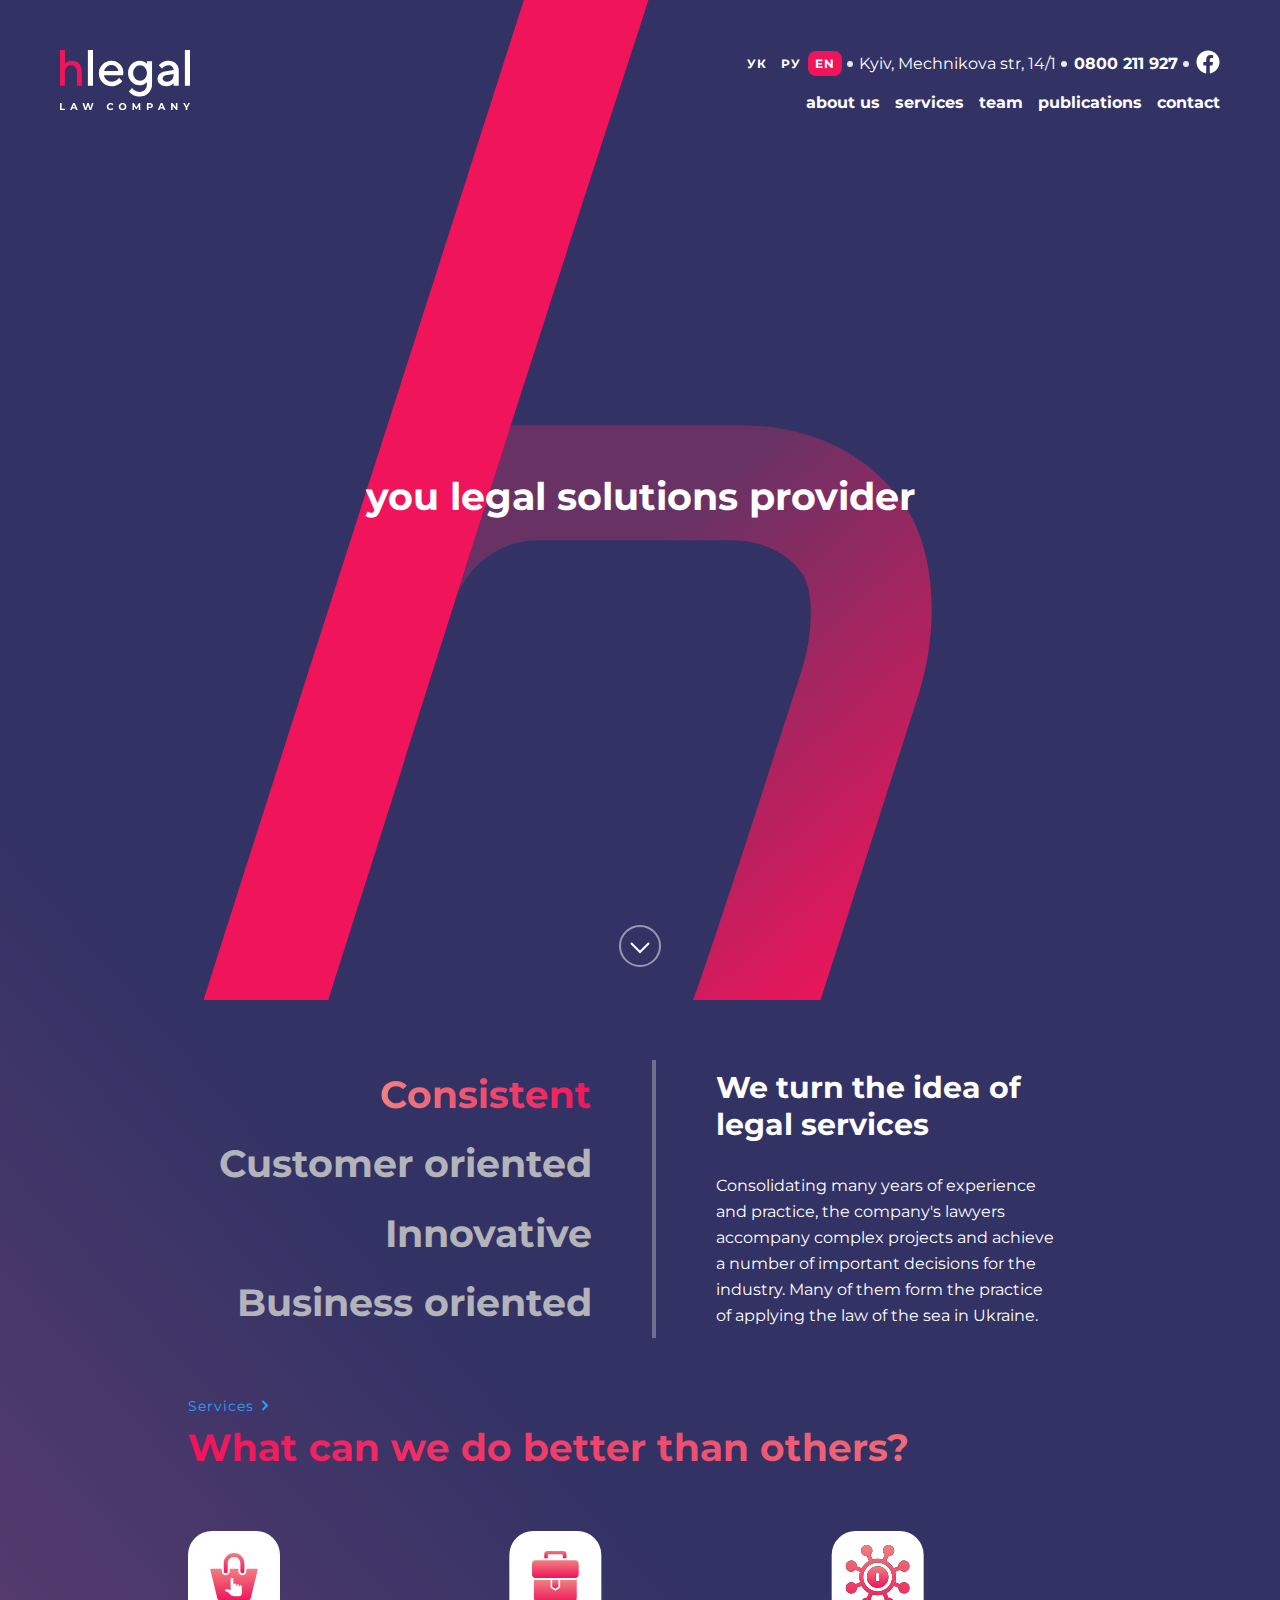
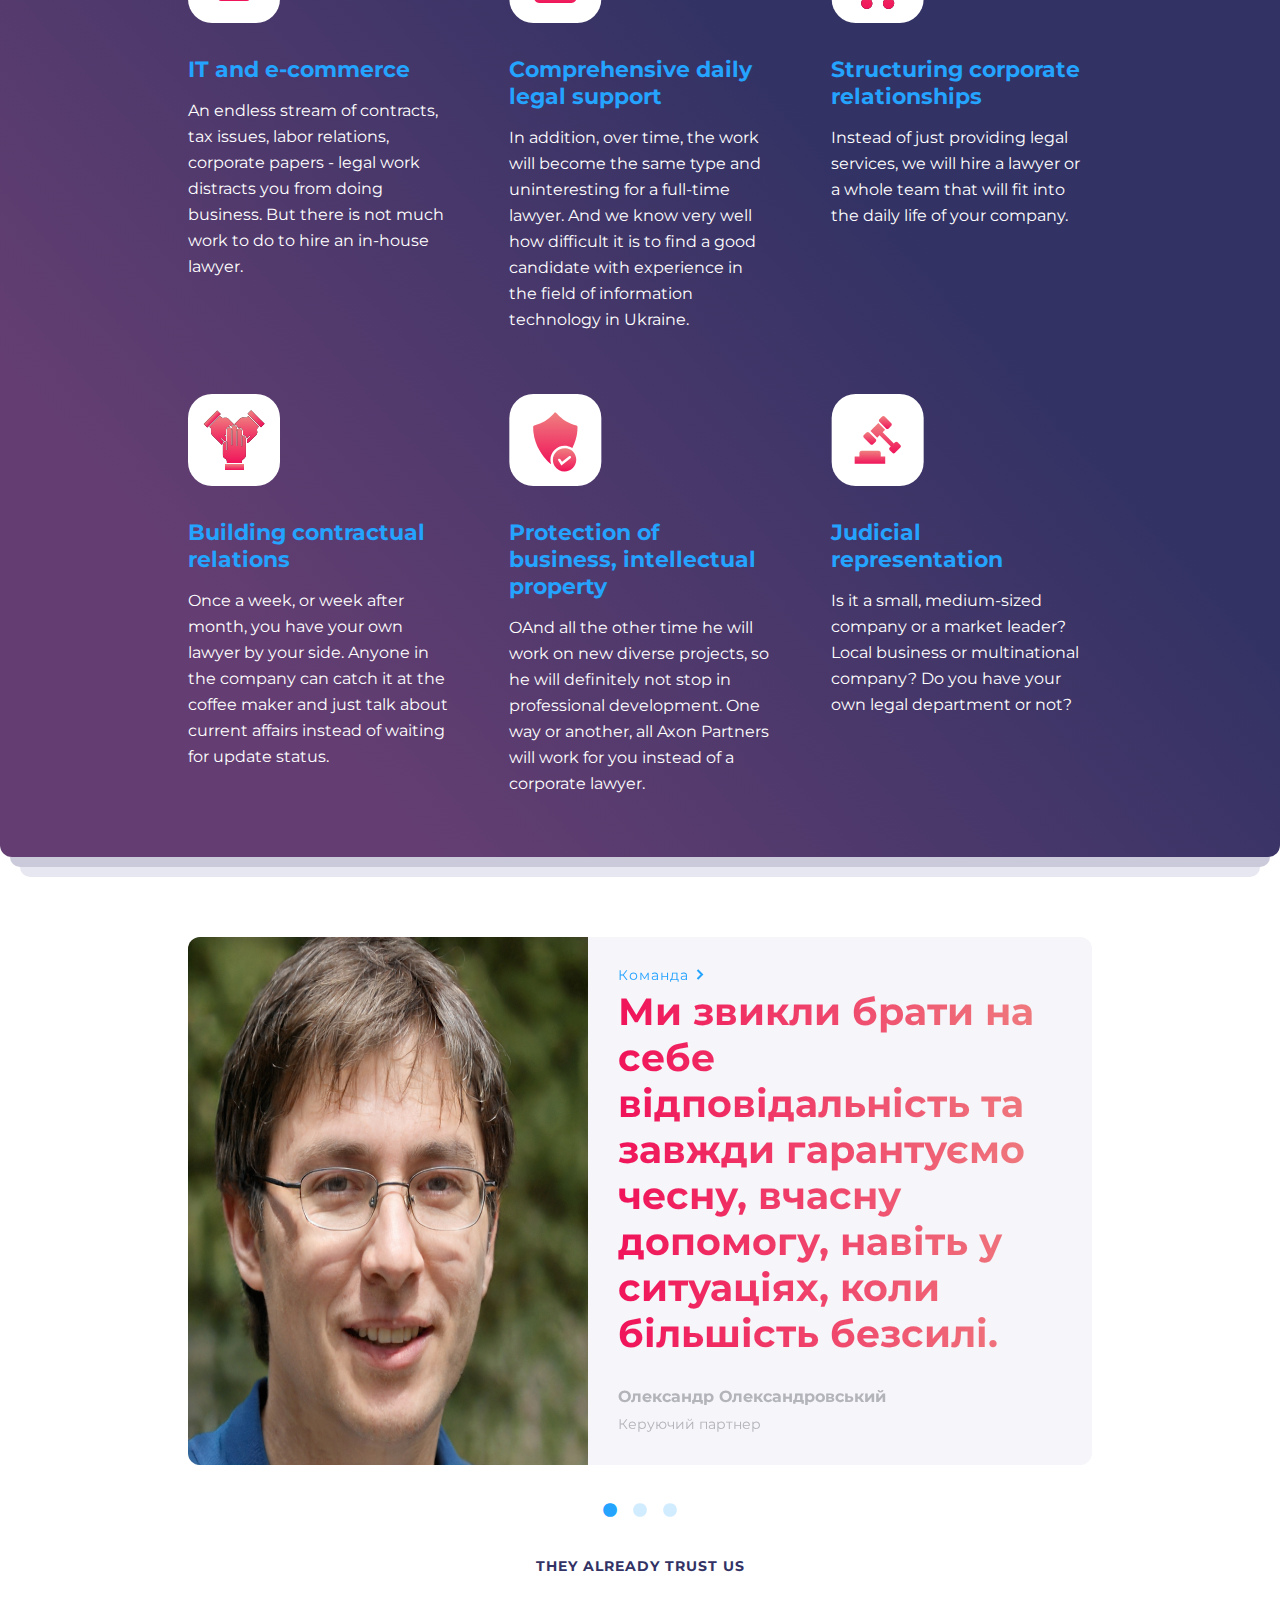
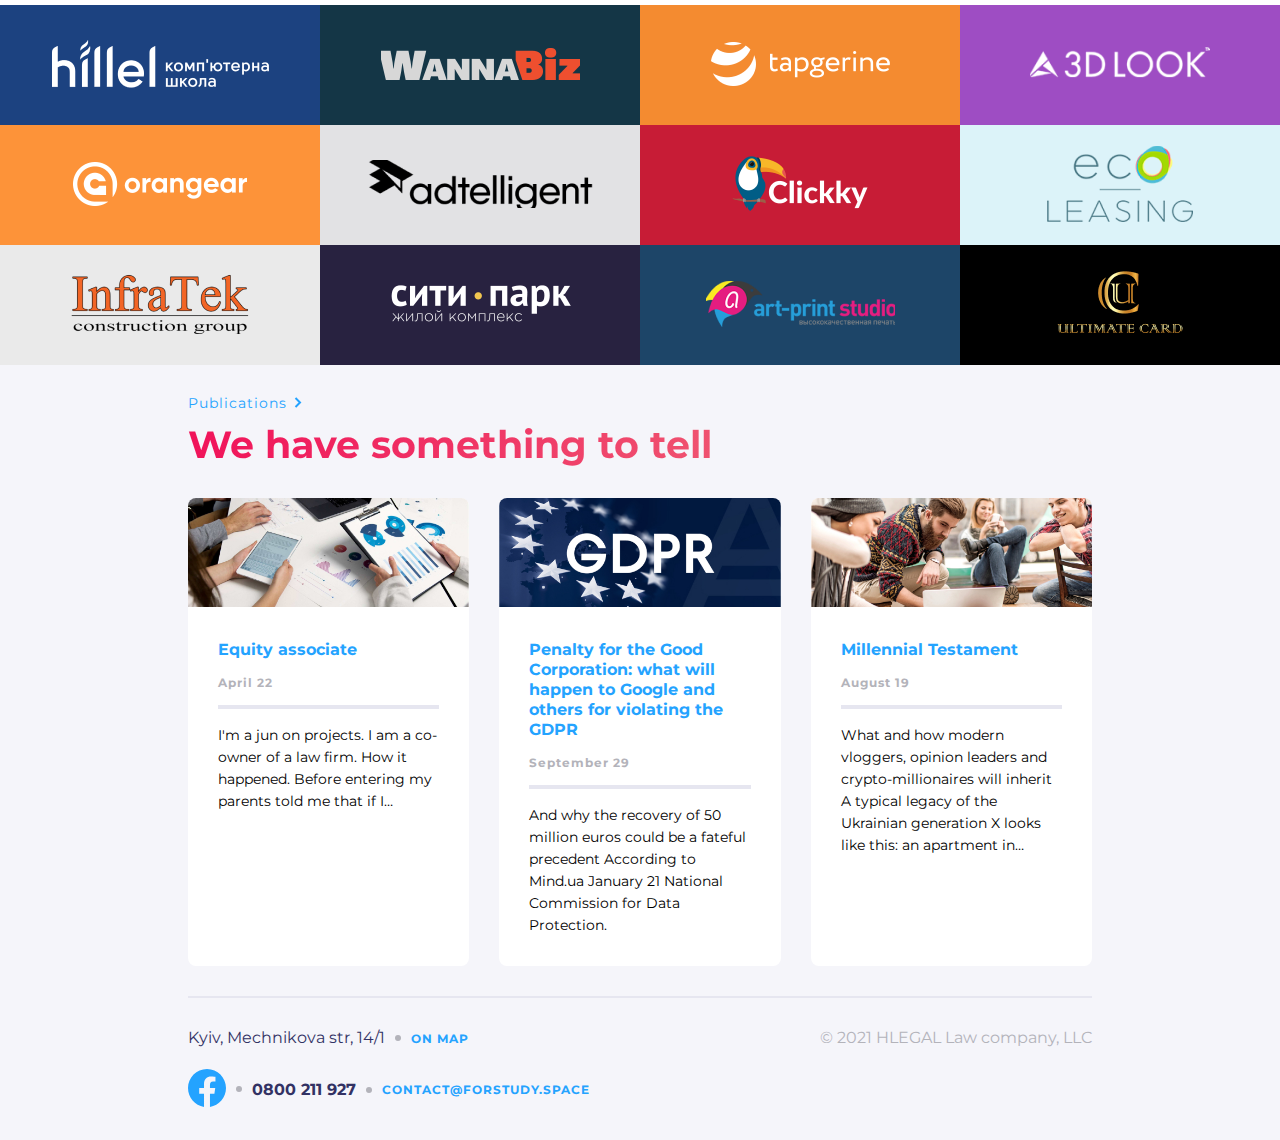
<file: index.html>
<!DOCTYPE html>
<html lang="en">
<head>
    <meta charset="UTF-8">
    <meta http-equiv="X-UA-Compatible" content="IE=edge">
    <meta name="viewport" content="width=device-width, initial-scale=1.0">
    <link rel="stylesheet" href="css/reset.css">
    <link rel="stylesheet" href="css/style.css">
    <link rel="preconnect" href="https://fonts.googleapis.com">
    <link rel="preconnect" href="https://fonts.gstatic.com" crossorigin>
    <link href="https://fonts.googleapis.com/css2?family=Montserrat:wght@400;700&display=swap" rel="stylesheet">
    <link rel="stylesheet" href="assets/slick/slick.css">
    <link rel="stylesheet" href="assets/slick/slick-theme.css">
    <title>hlegal</title>
</head>
<body>
    <div class="wraper">
        <header class="header">
            <div class="header__container">
                <div class="header__wrap">
                    <div class="header__logo">
                        <a href="index.html" class="header__logo__link">
                            <img class="header__icon" src="images/svg/Logo 2.svg" alt="logo">
                        </a>
                        <div class="button">
                            <button class="header__btn">
                                <svg width="32" height="33" viewBox="0 0 32 33" fill="none" xmlns="http://www.w3.org/2000/svg">
                                    <path d="M7 10.5H25" stroke="white" stroke-width="2"/>
                                    <path d="M7 16.5H25" stroke="white" stroke-width="2"/>
                                    <path d="M7 22.5H25" stroke="white" stroke-width="2"/>
                                </svg>
                            </button>
                        </div> 
                    </div>
                    <div class="header__contact">
                        <div class="contact__lang">
                            <a href="*" class="contact__lang__link btn">УК</a>
                            <a href="*" class="contact__lang__link btn">РУ</a>
                            <a href="*" class="contact__lang__link btn active">EN</a>
                        </div>     
                        <div class="contact__menu">   
                            <span class="contact__address">
                                Kyiv, Mechnikova str, 14/1
                            </span>
                            <span class="contact__phone">
                                0800 211 927
                            </span>
                            <a href="*" class="contact__facebook">
                                <svg class="facebook" width="24" height="25" viewBox="0 0 24 25" fill="none" xmlns="http://www.w3.org/2000/svg">
                                    <path d="M24 12.5733C24 5.90541 18.6274 0.5 12 0.5C5.37258 0.5 0 5.90541 0 12.5733C0 18.5995 4.38823 23.5943 10.125 24.5V16.0633H7.07813V12.5733H10.125V9.91343C10.125 6.88755 11.9165 5.21615 14.6576 5.21615C15.9705 5.21615 17.3438 5.45195 17.3438 5.45195V8.42313H15.8306C14.3399 8.42313 13.875 9.35379 13.875 10.3086V12.5733H17.2031L16.6711 16.0633H13.875V24.5C19.6118 23.5943 24 18.5995 24 12.5733Z"/>
                                </svg>
                            </a>
                        </div>
                    </div>    
                    <div class="menu">
                        <div class="menu__wrap">
                            <button class="menu__close">
                                <svg width="32" height="32" viewBox="0 0 32 32" fill="none" xmlns="http://www.w3.org/2000/svg">
                                    <path d="M7 7L25 25" stroke="#EC6F5D" stroke-width="2"/>
                                    <path d="M25 7L7 25" stroke="#EC6F5D" stroke-width="2"/>
                                </svg>
                            </button>
                        </div>
                        <nav class="header__nav-menu">
                            <ul class="menu__list">
                                <li class="menu__item">
                                    <a href="about.html" class="menu__link link">about us</a>
                                </li>
                                <li class="menu__item">
                                    <a href="services.html" class="menu__link link">services</a>
                                </li>
                                <li class="menu__item">
                                    <a href="*" class="menu__link link">team</a>
                                </li>
                                <li class="menu__item">
                                    <a href="*" class="menu__link link">publications</a>
                                </li>
                                <li class="menu__item">
                                    <a href="*" class="menu__link link">contact</a>
                                </li>
                            </ul>
                        </nav>   
                    </div>
                </div>
            </div>
        </header>
        <div class="screen">
            <div class="screen__container">
                <h1 class="screen__title text">you legal solutions provider</h1>
                <a href="#customer" class="screen__btn">
                    <svg class="screen__scroll" width="42" height="42" viewBox="0 0 42 42" fill="none" xmlns="http://www.w3.org/2000/svg">
                        <circle opacity="0.5" cx="21" cy="21" r="20" stroke-width="2"/>
                        <path d="M12 18L21 27L30 18" stroke-width="2"/>
                    </svg>
                </a>
            </div>
       </div>
       <section id="customer" class="customer-oriented">
           <div class="customer-oriented__container">
               <div class="customer-oriented__wrap">
                    <ul class="customer-oriented__list">
                        <li class="customer-oriented__item">
                            <a href="*" class="customer-oriented__link text-hero">Consistent</a>
                        </li>
                        <li class="customer-oriented__item">
                            <a href="*" class="customer-oriented__link text">Customer oriented</a>
                        </li>
                        <li class="customer-oriented__item">
                            <a href="*" class="customer-oriented__link text">Innovative</a>
                        </li>
                        <li class="customer-oriented__item">
                            <a href="*" class="customer-oriented__link text">Business oriented</a>
                        </li>
                    </ul>
                    <div class="customer-oriented__description">
                        <h2 class="customer-oriented__title">We turn the idea of legal services</h2>
                        <p class="customer-oriented__text">
                            Consolidating many years of experience and practice, the company's lawyers accompany complex projects and achieve a number of important decisions for the industry. Many of them form the practice of applying the law of the sea in Ukraine.
                        </p>
                    </div>
               </div>
           </div>
       </section>
       <section class="services">
           <div class="container">
                <div class="services__wrap">
                    <div class="services__wrap-link">
                        <a href="services.html" class="services__link link-section">Services
                            <svg class="arrow" width="12" height="12" viewBox="0 0 12 12" fill="none" xmlns="http://www.w3.org/2000/svg">
                                <path d="M3.5 2L8 6.5L3.5 11" stroke-width="2"/>
                            </svg>
                        </a> 
                    </div>  
                    <h1 class="services__title title">
                        What can we do better than others?
                    </h1>
                    <div class="services__card">
                        <div class="services__card__wrap">
                            <a href="*" class="services__card__link">
                                <img class="card__icon" src="images/svg/Icon.svg" alt="icon">
                                <h3 class="services__card__title">
                                    IT and e-commerce
                                </h3>
                                <p class="services__card__description">
                                    An endless stream of contracts, tax issues, labor relations, corporate papers - legal work distracts you from doing business. But there is not much work to do to hire an in-house lawyer.
                                </p>
                            </a>
                        </div>
                        <div class="services__card__wrap">
                            <a href="*" class="services__card__link">
                                <img class="card__icon" src="images/svg/Icon2.svg" alt="icon">
                                <h3 class="services__card__title">
                                    Comprehensive daily legal support
                                </h3>
                                <p class="services__card__description">
                                    In addition, over time, the work will become the same type and uninteresting for a full-time lawyer. And we know very well how difficult it is to find a good candidate with experience in the field of information technology in Ukraine.
                                </p>
                            </a>
                        </div>
                        <div class="services__card__wrap">
                            <a href="*" class="services__card__link">
                                <img class="card__icon" src="images/svg/Icon3.svg" alt="icon">
                                <h3 class="services__card__title">
                                    Structuring corporate relationships
                                </h3>
                                <p class="services__card__description">
                                    Instead of just providing legal services, we will hire a lawyer or a whole team that will fit into the daily life of your company.
                                </p>
                            </a>
                        </div>
                        <div class="services__card__wrap">
                            <a href="*" class="services__card__link">
                                <img class="card__icon" src="images/svg/Icon4.svg" alt="icon">
                                <h3 class="services__card__title">
                                    Building contractual relations
                                </h3>
                                <p class="services__card__description">
                                    Once a week, or week after month, you have your own lawyer by your side. Anyone in the company can catch it at the coffee maker and just talk about current affairs instead of waiting for update status.
                                </p>
                            </a>
                        </div>
                        <div class="services__card__wrap">
                            <a href="*" class="services__card__link">
                                <img class="card__icon" src="images/svg/Icon5.svg" alt="icon">
                                <h3 class="services__card__title">
                                    Protection of business, intellectual property
                                </h3>
                                <p class="services__card__description">
                                    OAnd all the other time he will work on new diverse projects, so he will definitely not stop in professional development. One way or another, all Axon Partners will work for you instead of a corporate lawyer.
                                </p>
                            </a>
                        </div>
                        <div class="services__card__wrap">
                            <a href="*" class="services__card__link">
                                <img class="card__icon" src="images/svg/Icon6.svg" alt="icon">
                                <h3 class="services__card__title">
                                    Judicial representation
                                </h3>
                                <p class="services__card__description">
                                    Is it a small, medium-sized company or a market leader? Local business or multinational company? Do you have your own legal department or not?
                                </p>
                            </a>
                        </div>
                    </div>
                </div>
           </div>
       </section>
    </div>
    <section class="slider">
        <div class="container">
            <div class="slider__slick">
                <div class="slider__item item-1">
                    <div class="slider__block">
                        <div class="slider__img-block">
                            <img class="slider__icon" src="images/jpg/image.jpg" alt="icon">
                        </div>
                        <div class="slider__description-block">
                            <div class="services__wrap-link">
                                <a href="*" class="services__link link-section">Команда
                                    <svg class="arrow" width="12" height="12" viewBox="0 0 12 12" fill="none" xmlns="http://www.w3.org/2000/svg">
                                        <path d="M3.5 2L8 6.5L3.5 11" stroke-width="2"/>
                                    </svg>
                                </a>
                            </div>    
                            <h1 class="slider__title title">
                                Ми звикли брати на себе відповідальність та завжди гарантуємо чесну, вчасну допомогу, навіть у ситуаціях, коли більшість безсилі.
                            </h1>
                            <h5 class="slider__name">Олександр Олександровський</h5>
                            <span class="slider__position span">Керуючий партнер</span>
                        </div>
                    </div>
                </div>
                <div class="slider__item item-2">
                    <div class="slider__block">
                        <div class="slider__img-block">
                            <img class="slider__icon" src="images/jpg/image.jpg" alt="icon">
                        </div>
                        <div class="slider__description-block">
                            <div class="services__wrap-link">
                                <a href="*" class="services__link link-section">Команда
                                    <svg class="arrow" width="12" height="12" viewBox="0 0 12 12" fill="none" xmlns="http://www.w3.org/2000/svg">
                                        <path d="M3.5 2L8 6.5L3.5 11" stroke-width="2"/>
                                    </svg>
                                </a>
                            </div> 
                            <h1 class="slider__title title">
                                Ми звикли брати на себе відповідальність та завжди гарантуємо чесну, вчасну допомогу, навіть у ситуаціях, коли більшість безсилі.
                            </h1>
                            <h5 class="slider__name">Олександр Олександровський<h5>
                            <span class="slider__position span">Керуючий партнер</span>
                        </div>
                    </div>
                </div>
                <div class="slider__item item-3">
                    <div class="slider__block">
                        <div class="slider__img-block">
                            <img class="slider__icon" src="images/jpg/image.jpg" alt="icon">
                        </div>
                        <div class="slider__description-block">
                            <div class="services__wrap-link">
                                <a href="*" class="services__link link-section">Команда
                                    <svg class="arrow" width="12" height="12" viewBox="0 0 12 12" fill="none" xmlns="http://www.w3.org/2000/svg">
                                        <path d="M3.5 2L8 6.5L3.5 11" stroke-width="2"/>
                                    </svg>
                                </a>
                            </div> 
                            <h1 class="slider__title title">
                                Ми звикли брати на себе відповідальність та завжди гарантуємо чесну, вчасну допомогу, навіть у ситуаціях, коли більшість безсилі.
                            </h1>
                            <h5 class="slider__name">Олександр Олександровський</h5>
                            <span class="slider__position span">Керуючий партнер</span>
                        </div>
                    </div>
                </div>
            </div>
        </div>
    </section>
    <section class="companies">
        <div class="companies__container">
            <div class="companies__wrap">
                <h4 class="companies__title">
                    They already trust us
                </h4>
                <div class="companies__cards">
                    <div class="companies__item companies__item-hillel">
                        <a href="https://odessa.ithillel.ua" class="companies__cards__link">
                            <img class="companies__cards__logo-hillel" src="images/png/hillel.png" alt="logo">
                        </a>
                    </div>
                    <div class="companies__item companies__item-wanna">
                        <a href="*" class="companies__cards__link">
                            <img class="companies__cards__logo-wanna" src="images/png/wanna.biz.png" alt="logo">
                        </a>
                    </div>
                    <div class="companies__item companies__item-tapgerine">
                        <a href="*" class="companies__cards__link">
                            <img class="companies__cards__logo-tapgerine" src="images/png/tapgerine.png" alt="logo">
                        </a>
                    </div>
                    <div class="companies__item companies__item-3dlook">
                        <a href="*" class="companies__cards__link">
                            <img class="companies__cards__logo-3dlook" src="images/png/3dlook.png" alt="logo">
                        </a>
                    </div>
                    <div class="companies__item companies__item-orangear">
                        <a href="*" class="companies__cards__link">
                            <img class="companies__cards__logo-orangear" src="images/png/orangear.png" alt="logo">
                        </a>
                    </div>
                    <div class="companies__item companies__item-adtelligent">
                        <a href="*" class="companies__cards__link">
                            <img class="companies__cards__logo-adtelligent" src="images/png/adtelligent.png" alt="logo">
                        </a>
                    </div>
                    <div class="companies__item companies__item-clickky">
                        <a href="*" class="companies__cards__link">
                            <img class="companies__cards__logo-clickky" src="images/png/clickky.png" alt="logo">
                        </a>
                    </div>
                    <div class="companies__item companies__item-ecoleasing">
                        <a href="*" class="companies__cards__link">
                            <img class="companies__cards__logo-ecoleasing" src="images/png/ecoleasing.png" alt="logo">
                        </a>
                    </div>
                    <div class="companies__item companies__item-infatek">
                        <a href="*" class="companies__cards__link">
                            <img class="companies__cards__logo-infatek" src="images/png/infatek.png" alt="logo">
                        </a>
                    </div>
                    <div class="companies__item companies__item-sity">
                        <a href="*" class="companies__cards__link">
                            <img class="companies__cards__logo-sity" src="images/png/sity.png" alt="logo">
                        </a>
                    </div> 
                    <div class="companies__item companies__item-art">
                        <a href="*" class="companies__cards__link">
                            <img class="companies__cards__logo-art" src="images/png/art.png" alt="logo">
                        </a>
                    </div>
                    <div class="companies__item companies__item-ultimate">
                        <a href="*" class="companies__cards__link">
                            <img class="companies__cards__logo-ultimate" src="images/png/ultimate.png" alt="logo">
                        </a>
                    </div>
                </div>                   
            </div>
        </div>    
    </section>
    <section class="publication">
        <div class="publication__container">
            <div class="publication__wrap">
                <div class="services__wrap-link">
                    <a href="*" class="services__link link-section">Publications
                        <svg class="arrow" width="12" height="12" viewBox="0 0 12 12" fill="none" xmlns="http://www.w3.org/2000/svg">
                            <path d="M3.5 2L8 6.5L3.5 11" stroke-width="2"/>
                        </svg>
                    </a>
                </div>
                <h1 class="publication__title title">
                    We have something to tell
                </h1>
                <div class="publication__card">
                    <div class="publication__card__wrap">
                        <div class="publication__icon__wrap">
                            <img class="publication__icon" src="images/jpg/Cover.jpg" alt="icon">
                        </div>
                        <div class="publication__description">
                            <h5 class="publication__description__title">
                                Equity associate
                            </h5>
                            <p class="publication__description__text text-about">
                                April 22
                            </p>
                            <p class="publication__description__span span">
                                I'm a jun on projects. I am a co-owner of a law firm. How it happened. Before entering my parents told me that if I…
                            </p>
                        </div>
                    </div>
                    <div class="publication__card__wrap">
                        <div class="publication__icon__wrap">
                            <img class="publication__icon" src="images/jpg/Cover2.jpg" alt="icon">
                        </div>
                        <div class="publication__description">
                            <h5 class="publication__description__title">
                                Penalty for the Good Corporation: what will happen to Google and others for violating the GDPR
                            </h5>
                            <p class="publication__description__text text-about">
                                September 29
                            </p>
                            <p class="publication__description__span span">
                                And why the recovery of 50 million euros could be a fateful precedent According to Mind.ua January 21 National Commission for Data Protection.
                            </p>
                        </div>
                    </div>
                    <div class="publication__card__wrap">
                        <div class="publication__icon__wrap">
                            <img class="publication__icon" src="images/jpg/Cover3.jpg" alt="icon">
                        </div>
                        <div class="publication__description">
                            <h5 class="publication__description__title">
                                Millennial Testament
                            </h5>
                            <p class="publication__description__text text-about">
                                August 19
                            </p>
                            <p class="publication__description__span span">
                                What and how modern vloggers, opinion leaders and crypto-millionaires will inherit A typical legacy of the Ukrainian generation X looks like this: an apartment in…
                            </p>
                        </div>
                    </div>
                </div>
            </div>
            <footer class="footer">
                <div class="footer__rect">
                    <div class="footer__wrap">
                        <div class="footer__contact">
                            <div class="contact__address-map">
                                <span class="contact-address contact__address">
                                    Kyiv, Mechnikova str, 14/1
                                </span>
                                <a href="https://goo.gl/maps/fJXoG4zRC4FeN58h7" class="contact-map__link">On map</a>
                            </div>
                        </div>
                        <div class="footer__copyright">
                            <span class="copyright">
                                © 2021 HLEGAL Law company, LLC
                            </span>
                        </div>
                    </div>
                    <div class="contact__socials">
                        <a href="*" class="contact__link">
                            <svg class="fb" width="38" height="38" viewBox="0 0 38 38" fill="none" xmlns="http://www.w3.org/2000/svg">
                                <path d="M38 19.1161C38 8.55857 29.4934 0 19 0C8.50658 0 0 8.55857 0 19.1161C0 28.6575 6.94803 36.5659 16.0312 38V24.6419H11.207V19.1161H16.0312V14.9046C16.0312 10.1136 18.8678 7.46723 23.2078 7.46723C25.2866 7.46723 27.4609 7.84059 27.4609 7.84059V12.545H25.0651C22.7048 12.545 21.9688 14.0185 21.9688 15.5302V19.1161H27.2383L26.3959 24.6419H21.9688V38C31.052 36.5659 38 28.6575 38 19.1161Z"/>
                            </svg>
                        </a>
                        <span class="contact__phone contact-phone">
                            0800 211 927
                        </span>
                        <a href="*" class="contact-map__link">contact@forstudy.space</a>
                    </div> 
                </div>
            </footer>
        </div>
    </section>
    <script>
        const button = document.querySelector('.button');
        const menu = document.querySelector('.menu');
        const close = document.querySelector('.menu__close')

        button.addEventListener('click', () => { 
            menu.classList.toggle('menu--open');
        });

        close.addEventListener('click' , () => {
            menu.classList.remove('menu--open');
        })
    </script>
    <script src="js/jquery-3.6.0.min.js"></script>
    <script src="assets/slick/slick.js"></script>
    <script src="js/script.js"></script>
</html>
</file>
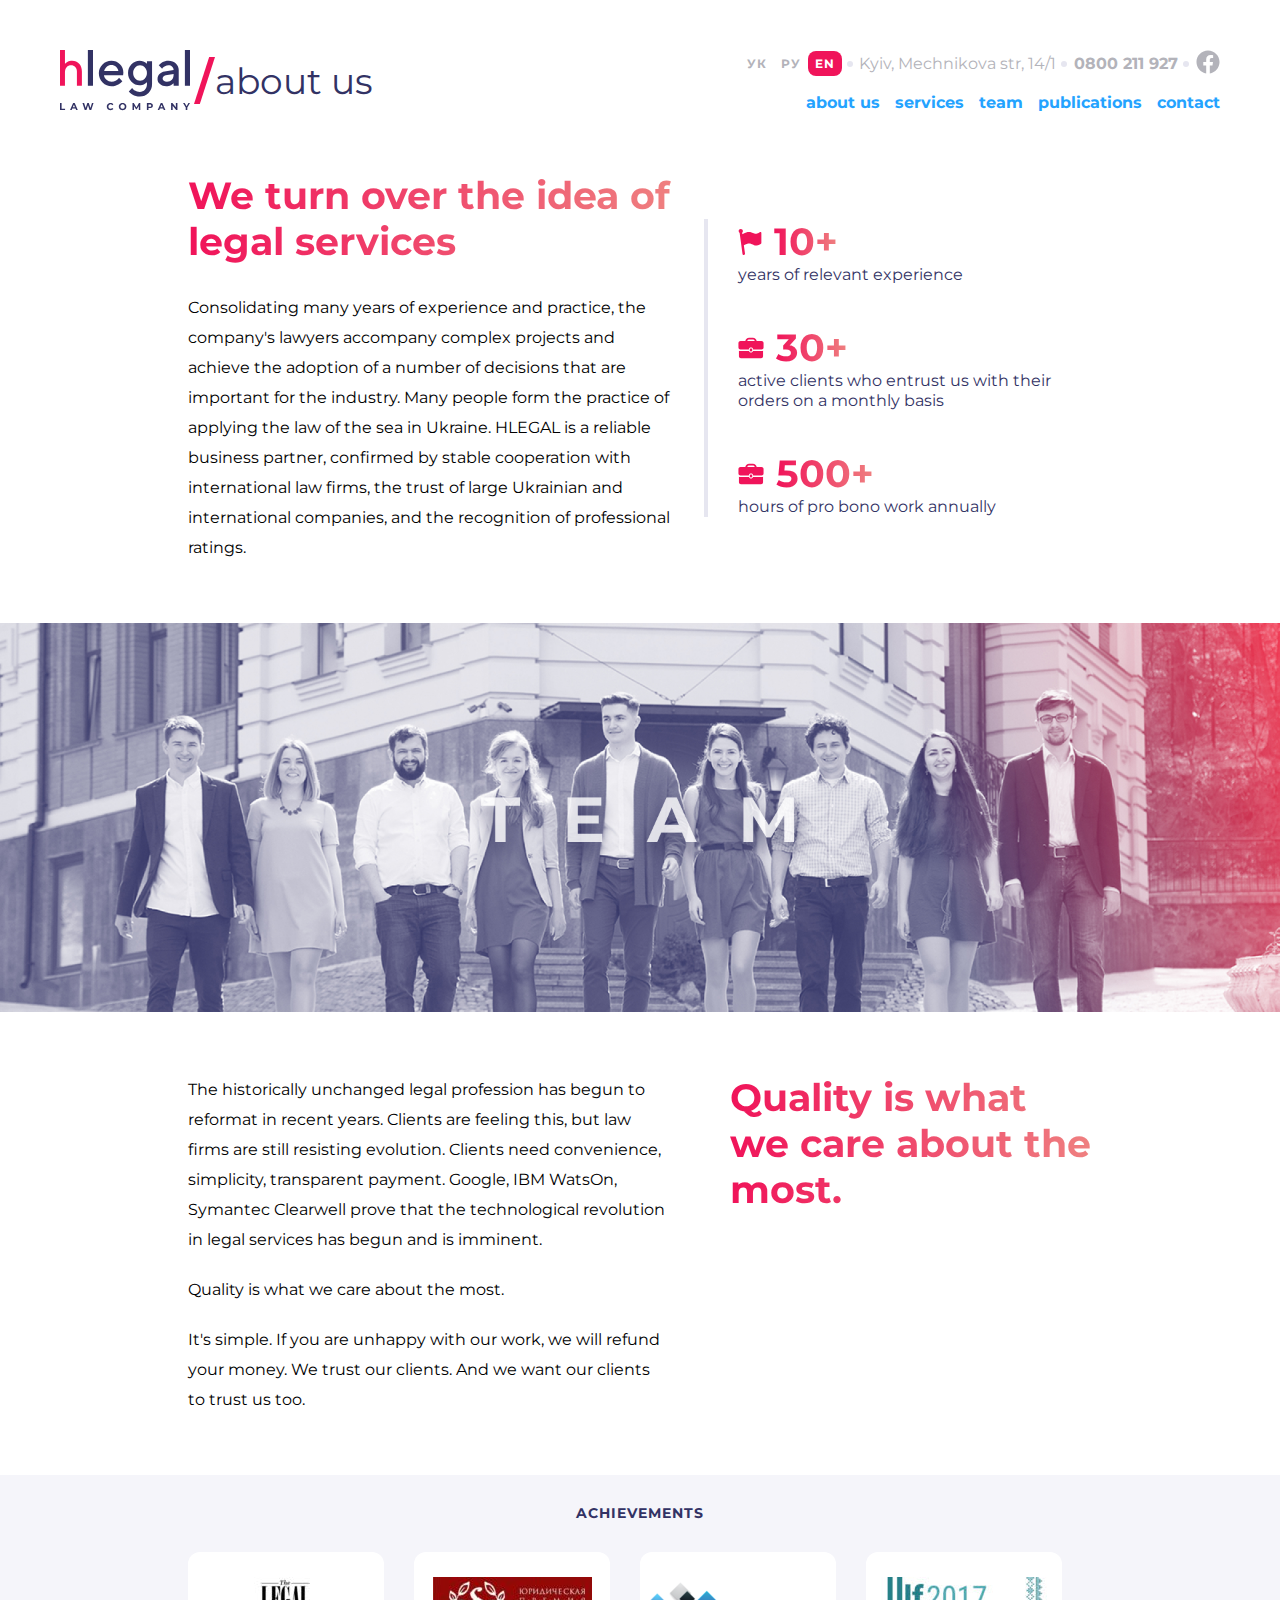
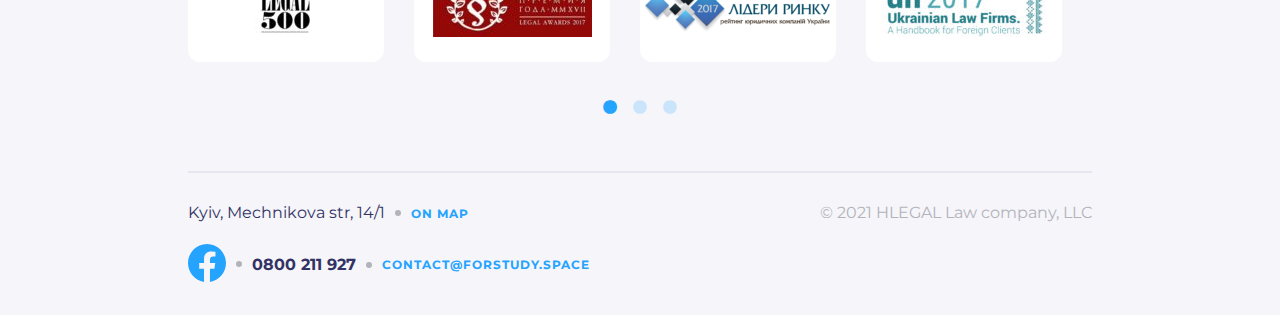
<file: about.html>
<!DOCTYPE html>
<html lang="en">
<head>
    <meta charset="UTF-8">
    <meta http-equiv="X-UA-Compatible" content="IE=edge">
    <meta name="viewport" content="width=device-width, initial-scale=1.0">
    <link rel="stylesheet" href="css/reset.css">
    <link rel="stylesheet" href="css/style.css">
    <link rel="preconnect" href="https://fonts.googleapis.com">
    <link rel="preconnect" href="https://fonts.gstatic.com" crossorigin>
    <link href="https://fonts.googleapis.com/css2?family=Montserrat:wght@400;700&display=swap" rel="stylesheet">
    <link rel="stylesheet" href="assets/slick/slick.css">
    <link rel="stylesheet" href="assets/slick/slick-theme.css">
    <title>About us</title>
</head>
<body>
    <header class="header header__about">
        <div class="header__container">
            <div class="header__wrap header__about__wrap">
                <div class="header__logo header__about__logo">
                    <a href="index.html" class="header__logo__link header__about__logo__link">
                        <img class="header__about__icon" src="images/svg/Logo.svg" alt="logo">
                        <svg width="21" height="47" viewBox="0 0 21 47" fill="none" xmlns="http://www.w3.org/2000/svg">
                            <path fill-rule="evenodd" clip-rule="evenodd" d="M15.1752 0H21L5.82482 47H0L15.1752 0Z" fill="#F0145A"/>
                        </svg>
                        <h6 class="logo-text">
                            about us
                        </h6>
                    </a>
                    <div class="button button__about">
                        <button class="header__btn header__about__btn">
                            <svg class="burger" width="32" height="33" viewBox="0 0 32 33" fill="none" xmlns="http://www.w3.org/2000/svg">
                                <path d="M7 10.5H25" stroke-width="2"/>
                                <path d="M7 16.5H25" stroke-width="2"/>
                                <path d="M7 22.5H25" stroke-width="2"/>
                            </svg>
                        </button>
                    </div> 
                </div>
                <div class="header__contact header__about__contact">
                    <div class="contact__lang contact__about__lang">
                        <a href="*" class="contact__lang__link btn-lang">УК</a>
                        <a href="*" class="contact__lang__link btn-lang">РУ</a>
                        <a href="*" class="contact__lang__link btn-lang active">EN</a>
                    </div>     
                    <div class="contact__menu contact__about__menu">   
                        <span class="contact__address contact__about__address">
                            Kyiv, Mechnikova str, 14/1
                        </span>
                        <span class="contact__phone contact__about__phone">
                            0800 211 927
                        </span>
                        <a href="*" class="contact__facebook contact__about__facebook">
                            <svg class="facebook fb__about" width="24" height="25" viewBox="0 0 24 25" fill="none" xmlns="http://www.w3.org/2000/svg">
                                <path d="M24 12.5733C24 5.90541 18.6274 0.5 12 0.5C5.37258 0.5 0 5.90541 0 12.5733C0 18.5995 4.38823 23.5943 10.125 24.5V16.0633H7.07813V12.5733H10.125V9.91343C10.125 6.88755 11.9165 5.21615 14.6576 5.21615C15.9705 5.21615 17.3438 5.45195 17.3438 5.45195V8.42313H15.8306C14.3399 8.42313 13.875 9.35379 13.875 10.3086V12.5733H17.2031L16.6711 16.0633H13.875V24.5C19.6118 23.5943 24 18.5995 24 12.5733Z"/>
                            </svg>
                        </a>
                    </div>
                </div>    
                <div class="menu menu__about">
                    <div class="menu__wrap menu__about__wrap">
                        <button class="menu__close menu__about__close">
                            <svg width="32" height="32" viewBox="0 0 32 32" fill="none" xmlns="http://www.w3.org/2000/svg">
                                <path d="M7 7L25 25" stroke="#EC6F5D" stroke-width="2"/>
                                <path d="M25 7L7 25" stroke="#EC6F5D" stroke-width="2"/>
                            </svg>
                        </button>
                    </div>
                    <nav class="header__nav-menu header__about__nav-menu">
                        <ul class="menu__list menu__about__list">
                            <li class="menu__item menu__about__item">
                                <a href="about.html" class="menu__link about__link">about us</a>
                            </li>
                            <li class="menu__item menu__about__item">
                                <a href="services.html" class="menu__link about__link">services</a>
                            </li>
                            <li class="menu__item menu__about__item">
                                <a href="*" class="menu__link about__link">team</a>
                            </li>
                            <li class="menu__item menu__about__item">
                                <a href="*" class="menu__link about__link">publications</a>
                            </li>
                            <li class="menu__item menu__about__item">
                                <a href="*" class="menu__link about__link">contact</a>
                            </li>
                        </ul>
                    </nav>   
                </div>
            </div>
        </div>
    </header>
    <main class="main">
        <div class="main__container">
            <div class="main__wrap">
                <div class="main__description">
                    <h1 class="title">
                        We turn over the idea of legal services
                    </h1>
                    <p class="main__text">
                        Consolidating many years of experience and practice, the company's lawyers accompany complex projects and achieve the adoption of a number of decisions that are important for the industry. Many people form the practice of applying the law of the sea in Ukraine.
                        HLEGAL is a reliable business partner, confirmed by stable cooperation with international law firms, the trust of large Ukrainian and international companies, and the recognition of professional ratings.
                    </p>
                </div>
                <ul class="main__list">
                    <li class="main__item">
                        <a href="*" class="main__link">
                            <img src="images/svg/about-main.svg" alt="icon" class="main__icon">
                            <h1 class="title">10+</h1>
                        </a>
                        <span class="subtitle">
                            years of relevant experience
                        </span>
                    </li>
                    <li class="main__item">
                        <a href="*" class="main__link">
                            <img src="images/svg/about-main2.svg" alt="icon" class="main__icon">
                            <h1 class="title">30+</h1>
                        </a>
                        <span class="subtitle">
                            active clients who entrust us with their orders on a monthly basis
                        </span>
                    </li>
                    <li class="main__item">
                        <a href="*" class="main__link">
                            <img src="images/svg/about-main2.svg" alt="icon" class="main__icon">
                            <h1 class="title">500+</h1>
                        </a>
                        <span class="subtitle">
                            hours of pro bono work annually
                        </span>
                    </li>
                </ul>
            </div>
        </div>
    </main>
    <main class="info">
        <div class="info__wrap">
            <img class="info__baner" src="images/jpg/Photo.jpg" alt="icon-baner">
        </div>
        <div class="info__container">
            <div class="info__rect">
                <div class="info__description">
                    <p class="info__text">The historically unchanged legal profession has begun to reformat in recent years. Clients are feeling this, but law firms are still resisting evolution. Clients need convenience, simplicity, transparent payment. Google, IBM WatsOn, Symantec Clearwell prove that the technological revolution in legal services has begun and is imminent.</p>
                    <p class="info__text">Quality is what we care about the most.</p>
                    <p class="info__text">It's simple. If you are unhappy with our work, we will refund your money. We trust our clients. And we want our clients to trust us too.</p>
                </div>
                <h1 class="title">Quality is what we care about the most.</h1>
            </div>
        </div>
    </main>
    <section class="slider__section">
        <div class="slider__about__container ">
            <h4 class="slider__about__title">achievements</h4>
            <div class="slider__about">
                <div class="slider__about__item">
                    <div class="slider__icon__wrap">
                        <div class="rect">
                            <img class="slider__about__icon" src="images/png/Achievment-1.png" alt="icon">
                        </div>
                    </div>
                </div>
                <div class="slider__about__item">
                    <div class="slider__icon__wrap">
                        <div class="rect">
                            <img class="slider__about__icon" src="images/png/Achievment-2.png" alt="icon">
                        </div>
                    </div>
                </div>
                <div class="slider__about__item">
                    <div class="slider__icon__wrap">
                        <div class="rect">
                            <img class="slider__about__icon" src="images/png/Achievment-3.png" alt="icon">
                        </div>
                    </div>
                </div>
                <div class="slider__about__item">
                    <div class="slider__icon__wrap">
                        <div class="rect">
                            <img class="slider__about__icon" src="images/png/Achievment-4.png" alt="icon">
                        </div>
                    </div>
                </div>
                <div class="slider__about__item">
                    <div class="slider__icon__wrap">
                        <div class="rect">
                            <img class="slider__about__icon" src="images/png/Achievment-1.png" alt="icon">
                        </div>
                    </div>
                </div>
                <div class="slider__about__item">
                    <div class="slider__icon__wrap">
                        <div class="rect">
                            <img class="slider__about__icon" src="images/png/Achievment-2.png" alt="icon">
                        </div>
                    </div>
                </div>
                <div class="slider__about__item">
                    <div class="slider__icon__wrap">
                        <div class="rect">
                            <img class="slider__about__icon" src="images/png/Achievment-3.png" alt="icon">
                        </div>
                    </div>
                </div>
                <div class="slider__about__item">
                    <div class="slider__icon__wrap">
                        <div class="rect">
                            <img class="slider__about__icon" src="images/png/Achievment-4.png" alt="icon">
                        </div>
                    </div>
                </div>
                <div class="slider__about__item">
                    <div class="slider__icon__wrap">
                        <div class="rect">
                            <img class="slider__about__icon" src="images/png/Achievment-1.png" alt="icon">
                        </div>
                    </div>
                </div>
                <div class="slider__about__item">
                    <div class="slider__icon__wrap">
                        <div class="rect">
                            <img class="slider__about__icon" src="images/png/Achievment-2.png" alt="icon">
                        </div>
                    </div>
                </div>
                <div class="slider__about__item">
                    <div class="slider__icon__wrap">
                        <div class="rect">
                            <img class="slider__about__icon" src="images/png/Achievment-3.png" alt="icon">
                        </div>
                    </div>
                </div>
                <div class="slider__about__item">
                    <div class="slider__icon__wrap">
                        <div class="rect">
                            <img class="slider__about__icon" src="images/png/Achievment-4.png" alt="icon">
                        </div>
                    </div>
                </div>
            </div>
        </div>
    </section>
    <footer class="footer__about">
        <div class="footer__about__container">
            <div class="footer__about__rect">
                <div class="footer__wrap footer__about__wrap">
                    <div class="footer__contact">
                        <div class="contact__address-map">
                            <span class="contact-address contact__address">
                                Kyiv, Mechnikova str, 14/1
                            </span>
                            <a href="https://goo.gl/maps/fJXoG4zRC4FeN58h7" class="contact-map__link">On map</a>
                        </div>
                    </div>
                    <div class="footer__about__copyright">
                        <span class="copyright">
                            © 2021 HLEGAL Law company, LLC
                        </span>
                    </div>
                </div>
                <div class="contact__socials contact__about__socials">
                    <a href="*" class="contact__link">
                        <svg class="fb" width="38" height="38" viewBox="0 0 38 38" fill="none" xmlns="http://www.w3.org/2000/svg">
                            <path d="M38 19.1161C38 8.55857 29.4934 0 19 0C8.50658 0 0 8.55857 0 19.1161C0 28.6575 6.94803 36.5659 16.0312 38V24.6419H11.207V19.1161H16.0312V14.9046C16.0312 10.1136 18.8678 7.46723 23.2078 7.46723C25.2866 7.46723 27.4609 7.84059 27.4609 7.84059V12.545H25.0651C22.7048 12.545 21.9688 14.0185 21.9688 15.5302V19.1161H27.2383L26.3959 24.6419H21.9688V38C31.052 36.5659 38 28.6575 38 19.1161Z"/>
                        </svg>
                    </a>
                    <span class="contact__phone contact-phone">
                        0800 211 927
                    </span>
                    <a href="*" class="contact-map__link">contact@forstudy.space</a>
                </div> 
            </div>
        </div>
    </footer>
    <script src="js/jquery-3.6.0.min.js"></script>
    <script src="assets/slick/slick.js"></script>
    <script src="js/script.js"></script>
    <script>
        const button = document.querySelector('.button');
        const menu = document.querySelector('.menu');
        const close = document.querySelector('.menu__close')

        button.addEventListener('click', () => { 
            menu.classList.toggle('menu--open');
        });

        close.addEventListener('click' , () => {
            menu.classList.remove('menu--open');
        })
    </script>
</body>
</html>
</file>
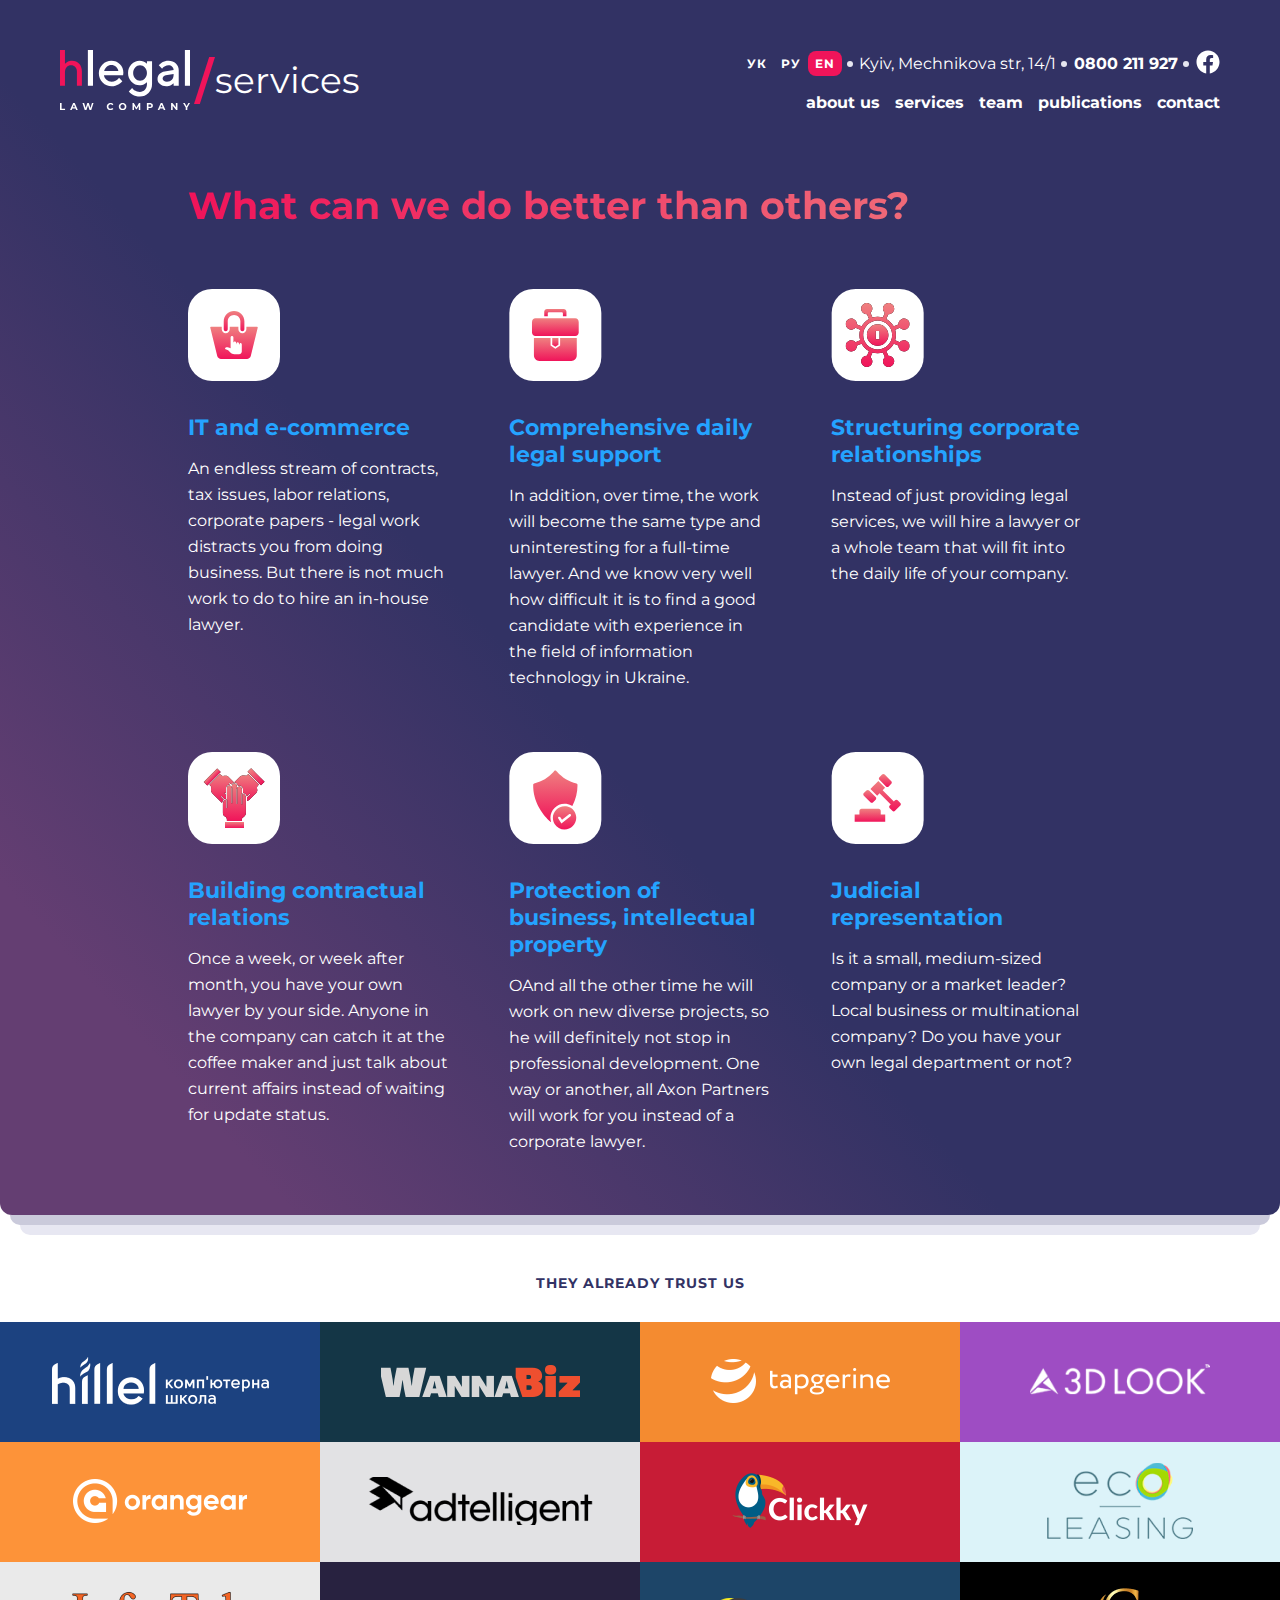
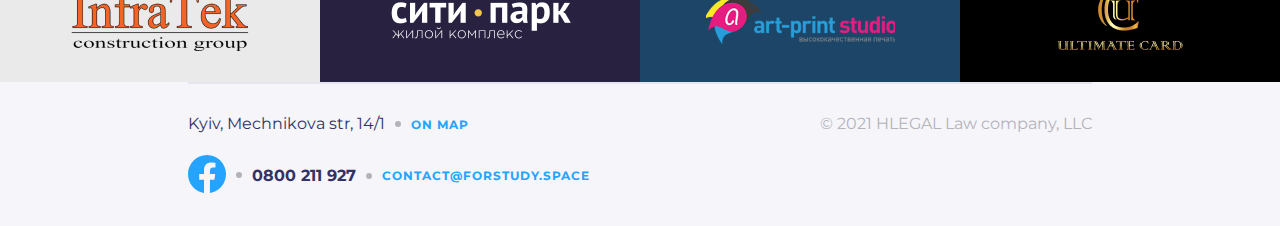
<file: services.html>
<!DOCTYPE html>
<html lang="en">
<head>
    <meta charset="UTF-8">
    <meta http-equiv="X-UA-Compatible" content="IE=edge">
    <meta name="viewport" content="width=device-width, initial-scale=1.0">
    <link rel="stylesheet" href="css/reset.css">
    <link rel="stylesheet" href="css/style.css">
    <link rel="preconnect" href="https://fonts.googleapis.com">
    <link rel="preconnect" href="https://fonts.gstatic.com" crossorigin>
    <link href="https://fonts.googleapis.com/css2?family=Montserrat:wght@400;700&display=swap" rel="stylesheet">
    <title>Services</title>
</head>
<body>
    <div class="wraper wraper__services">
        <header class="header header__about">
            <div class="header__container">
                <div class="header__wrap header__about__wrap">
                    <div class="header__logo header__about__logo">
                        <a href="index.html" class="header__logo__link header__about__logo__link">
                            <img class="header__icon header__services__icon" src="images/svg/Logo 2.svg" alt="logo">
                            <svg width="21" height="47" viewBox="0 0 21 47" fill="none" xmlns="http://www.w3.org/2000/svg">
                                <path fill-rule="evenodd" clip-rule="evenodd" d="M15.1752 0H21L5.82482 47H0L15.1752 0Z" fill="#F0145A"/>
                            </svg>
                            <h6 class="logo-text services__logo-text">
                                services
                            </h6>
                        </a>
                        <div class="button">
                            <button class="header__btn">
                                <svg width="32" height="33" viewBox="0 0 32 33" fill="none" xmlns="http://www.w3.org/2000/svg">
                                    <path d="M7 10.5H25" stroke="white" stroke-width="2"/>
                                    <path d="M7 16.5H25" stroke="white" stroke-width="2"/>
                                    <path d="M7 22.5H25" stroke="white" stroke-width="2"/>
                                </svg>
                            </button>
                        </div> 
                    </div>
                    <div class="header__contact">
                        <div class="contact__lang">
                            <a href="*" class="contact__lang__link btn">УК</a>
                            <a href="*" class="contact__lang__link btn">РУ</a>
                            <a href="*" class="contact__lang__link btn active">EN</a>
                        </div>     
                        <div class="contact__menu">   
                            <span class="contact__address">
                                Kyiv, Mechnikova str, 14/1
                            </span>
                            <span class="contact__phone">
                                0800 211 927
                            </span>
                            <a href="*" class="contact__facebook">
                                <svg class="facebook" width="24" height="25" viewBox="0 0 24 25" fill="none" xmlns="http://www.w3.org/2000/svg">
                                    <path d="M24 12.5733C24 5.90541 18.6274 0.5 12 0.5C5.37258 0.5 0 5.90541 0 12.5733C0 18.5995 4.38823 23.5943 10.125 24.5V16.0633H7.07813V12.5733H10.125V9.91343C10.125 6.88755 11.9165 5.21615 14.6576 5.21615C15.9705 5.21615 17.3438 5.45195 17.3438 5.45195V8.42313H15.8306C14.3399 8.42313 13.875 9.35379 13.875 10.3086V12.5733H17.2031L16.6711 16.0633H13.875V24.5C19.6118 23.5943 24 18.5995 24 12.5733Z"/>
                                </svg>
                            </a>
                        </div>
                    </div>    
                    <div class="menu">
                        <div class="menu__wrap">
                            <button class="menu__close">
                                <svg width="32" height="32" viewBox="0 0 32 32" fill="none" xmlns="http://www.w3.org/2000/svg">
                                    <path d="M7 7L25 25" stroke="#EC6F5D" stroke-width="2"/>
                                    <path d="M25 7L7 25" stroke="#EC6F5D" stroke-width="2"/>
                                </svg>
                            </button>
                        </div>
                        <nav class="header__nav-menu">
                            <ul class="menu__list">
                                <li class="menu__item">
                                    <a href="about.html" class="menu__link link">about us</a>
                                </li>
                                <li class="menu__item">
                                    <a href="services.html" class="menu__link link">services</a>
                                </li>
                                <li class="menu__item">
                                    <a href="*" class="menu__link link">team</a>
                                </li>
                                <li class="menu__item">
                                    <a href="*" class="menu__link link">publications</a>
                                </li>
                                <li class="menu__item">
                                    <a href="*" class="menu__link link">contact</a>
                                </li>
                            </ul>
                        </nav>   
                    </div>
                </div>
            </div>
        </header>
        <section class="services services__services">
            <div class="container">
                 <div class="services__wrap">  
                     <h1 class="services__title title">
                         What can we do better than others?
                     </h1>
                     <div class="services__card">
                         <div class="services__card__wrap">
                             <a href="*" class="services__card__link">
                                 <img class="card__icon" src="images/svg/Icon.svg" alt="icon">
                                 <h3 class="services__card__title">
                                     IT and e-commerce
                                 </h3>
                                 <p class="services__card__description">
                                     An endless stream of contracts, tax issues, labor relations, corporate papers - legal work distracts you from doing business. But there is not much work to do to hire an in-house lawyer.
                                 </p>
                             </a>
                         </div>
                         <div class="services__card__wrap">
                             <a href="*" class="services__card__link">
                                 <img class="card__icon" src="images/svg/Icon2.svg" alt="icon">
                                 <h3 class="services__card__title">
                                     Comprehensive daily legal support
                                 </h3>
                                 <p class="services__card__description">
                                     In addition, over time, the work will become the same type and uninteresting for a full-time lawyer. And we know very well how difficult it is to find a good candidate with experience in the field of information technology in Ukraine.
                                 </p>
                             </a>
                         </div>
                         <div class="services__card__wrap">
                             <a href="*" class="services__card__link">
                                 <img class="card__icon" src="images/svg/Icon3.svg" alt="icon">
                                 <h3 class="services__card__title">
                                     Structuring corporate relationships
                                 </h3>
                                 <p class="services__card__description">
                                     Instead of just providing legal services, we will hire a lawyer or a whole team that will fit into the daily life of your company.
                                 </p>
                             </a>
                         </div>
                         <div class="services__card__wrap">
                             <a href="*" class="services__card__link">
                                 <img class="card__icon" src="images/svg/Icon4.svg" alt="icon">
                                 <h3 class="services__card__title">
                                     Building contractual relations
                                 </h3>
                                 <p class="services__card__description">
                                     Once a week, or week after month, you have your own lawyer by your side. Anyone in the company can catch it at the coffee maker and just talk about current affairs instead of waiting for update status.
                                 </p>
                             </a>
                         </div>
                         <div class="services__card__wrap">
                             <a href="*" class="services__card__link">
                                 <img class="card__icon" src="images/svg/Icon5.svg" alt="icon">
                                 <h3 class="services__card__title">
                                     Protection of business, intellectual property
                                 </h3>
                                 <p class="services__card__description">
                                     OAnd all the other time he will work on new diverse projects, so he will definitely not stop in professional development. One way or another, all Axon Partners will work for you instead of a corporate lawyer.
                                 </p>
                             </a>
                         </div>
                         <div class="services__card__wrap">
                             <a href="*" class="services__card__link">
                                 <img class="card__icon" src="images/svg/Icon6.svg" alt="icon">
                                 <h3 class="services__card__title">
                                     Judicial representation
                                 </h3>
                                 <p class="services__card__description">
                                     Is it a small, medium-sized company or a market leader? Local business or multinational company? Do you have your own legal department or not?
                                 </p>
                             </a>
                         </div>
                     </div>
                 </div>
            </div>
        </section>
    </div>
    <section class="companies">
        <div class="companies__container">
            <div class="companies__wrap">
                <h4 class="companies__title">
                    They already trust us
                </h4>
                <div class="companies__cards">
                    <div class="companies__item companies__item-hillel">
                        <a href="https://odessa.ithillel.ua" class="companies__cards__link">
                            <img class="companies__cards__logo-hillel" src="images/png/hillel.png" alt="logo">
                        </a>
                    </div>
                    <div class="companies__item companies__item-wanna">
                        <a href="*" class="companies__cards__link">
                            <img class="companies__cards__logo-wanna" src="images/png/wanna.biz.png" alt="logo">
                        </a>
                    </div>
                    <div class="companies__item companies__item-tapgerine">
                        <a href="*" class="companies__cards__link">
                            <img class="companies__cards__logo-tapgerine" src="images/png/tapgerine.png" alt="logo">
                        </a>
                    </div>
                    <div class="companies__item companies__item-3dlook">
                        <a href="*" class="companies__cards__link">
                            <img class="companies__cards__logo-3dlook" src="images/png/3dlook.png" alt="logo">
                        </a>
                    </div>
                    <div class="companies__item companies__item-orangear">
                        <a href="*" class="companies__cards__link">
                            <img class="companies__cards__logo-orangear" src="images/png/orangear.png" alt="logo">
                        </a>
                    </div>
                    <div class="companies__item companies__item-adtelligent">
                        <a href="*" class="companies__cards__link">
                            <img class="companies__cards__logo-adtelligent" src="images/png/adtelligent.png" alt="logo">
                        </a>
                    </div>
                    <div class="companies__item companies__item-clickky">
                        <a href="*" class="companies__cards__link">
                            <img class="companies__cards__logo-clickky" src="images/png/clickky.png" alt="logo">
                        </a>
                    </div>
                    <div class="companies__item companies__item-ecoleasing">
                        <a href="*" class="companies__cards__link">
                            <img class="companies__cards__logo-ecoleasing" src="images/png/ecoleasing.png" alt="logo">
                        </a>
                    </div>
                    <div class="companies__item companies__item-infatek">
                        <a href="*" class="companies__cards__link">
                            <img class="companies__cards__logo-infatek" src="images/png/infatek.png" alt="logo">
                        </a>
                    </div>
                    <div class="companies__item companies__item-sity">
                        <a href="*" class="companies__cards__link">
                            <img class="companies__cards__logo-sity" src="images/png/sity.png" alt="logo">
                        </a>
                    </div> 
                    <div class="companies__item companies__item-art">
                        <a href="*" class="companies__cards__link">
                            <img class="companies__cards__logo-art" src="images/png/art.png" alt="logo">
                        </a>
                    </div>
                    <div class="companies__item companies__item-ultimate">
                        <a href="*" class="companies__cards__link">
                            <img class="companies__cards__logo-ultimate" src="images/png/ultimate.png" alt="logo">
                        </a>
                    </div>
                </div>                   
            </div>
        </div>    
    </section>
    <footer class="footer__about">
        <div class="footer__about__container">
            <div class="footer__about__rect">
                <div class="footer__wrap footer__about__wrap">
                    <div class="footer__contact">
                        <div class="contact__address-map">
                            <span class="contact-address contact__address">
                                Kyiv, Mechnikova str, 14/1
                            </span>
                            <a href="https://goo.gl/maps/fJXoG4zRC4FeN58h7" class="contact-map__link">On map</a>
                        </div>
                    </div>
                    <div class="footer__copyright">
                        <span class="copyright">
                            © 2021 HLEGAL Law company, LLC
                        </span>
                    </div>
                </div>
                <div class="contact__socials contact__about__socials">
                    <a href="*" class="contact__link">
                        <svg class="fb" width="38" height="38" viewBox="0 0 38 38" fill="none" xmlns="http://www.w3.org/2000/svg">
                            <path d="M38 19.1161C38 8.55857 29.4934 0 19 0C8.50658 0 0 8.55857 0 19.1161C0 28.6575 6.94803 36.5659 16.0312 38V24.6419H11.207V19.1161H16.0312V14.9046C16.0312 10.1136 18.8678 7.46723 23.2078 7.46723C25.2866 7.46723 27.4609 7.84059 27.4609 7.84059V12.545H25.0651C22.7048 12.545 21.9688 14.0185 21.9688 15.5302V19.1161H27.2383L26.3959 24.6419H21.9688V38C31.052 36.5659 38 28.6575 38 19.1161Z"/>
                        </svg>
                    </a>
                    <span class="contact__phone contact-phone">
                        0800 211 927
                    </span>
                    <a href="*" class="contact-map__link">contact@forstudy.space</a>
                </div> 
            </div>
        </div>
    </footer>
    <script>
        const button = document.querySelector('.button');
        const menu = document.querySelector('.menu');
        const close = document.querySelector('.menu__close')

        button.addEventListener('click', () => { 
            menu.classList.toggle('menu--open');
        });

        close.addEventListener('click' , () => {
            menu.classList.remove('menu--open');
        })
    </script>
</body>
</html>
</file>
<file: css/style.css>
.text-hero {
  font-size: 38px;
  line-height: 46px;
  font-weight: 700;
  color: white;
  background: linear-gradient(90.13deg, #EF8080 0.84%, #F0145A 99.96%);
  color: transparent;
  background-clip: text;
  -webkit-background-clip: text;
}

.title {
  font-size: 38px;
  line-height: 46px;
  font-weight: 700;
  color: white;
  background: linear-gradient(90.13deg, #F0145A 0.84%, #EF8080 99.96%);
  color: transparent;
  background-clip: text;
  -webkit-background-clip: text;
}

.text {
  font-size: 38px;
  line-height: 46px;
  font-weight: 700;
  color: #B3B3BA;
}

h2 {
  font-size: 30px;
  line-height: 37px;
  font-weight: 700;
  color: #323264;
}

h3 {
  font-size: 22px;
  line-height: 27px;
  font-weight: 700;
  color: #323264;
}

h4 {
  font-size: 14px;
  line-height: 17px;
  letter-spacing: 1px;
  text-transform: uppercase;
  font-weight: 700;
  color: #323264;
}

h5 {
  font-size: 16px;
  line-height: 20px;
  font-weight: 700;
  color: #B3B3BA;
}

p {
  font-size: 16px;
  line-height: 26px;
  color: #000000;
}

.subtitle {
  font-size: 16px;
  line-height: 20px;
  color: #323264;
}

.span {
  font-size: 14px;
  line-height: 22px;
  color: #B3B3BA;
}

.text-about {
  font-weight: bold;
  font-size: 12px;
  line-height: 15px;
  letter-spacing: 1px;
  color: #B3B3BA;
}

.copyright {
  font-size: 16px;
  line-height: 20px;
  color: #B3B3BA;
}

.logo-text {
  font-size: 36px;
  line-height: 44px;
  color: #323264;
}

.link-section {
  color: #24A3FF;
  text-decoration: none;
  font-size: 14px;
  line-height: 17px;
  letter-spacing: 1px;
}

a {
  text-decoration: none;
}

.contact-map__link {
  font-weight: bold;
  font-size: 12px;
  line-height: 15px;
  letter-spacing: 1px;
  text-transform: uppercase;
  color: #24A3FF;
}

a:hover {
  color: #F0145A;
  cursor: pointer;
}

.active {
  background: #F0145A;
  border-radius: 8px;
  color: #FFFFFF;
}

.btn {
  font-weight: bold;
  font-size: 12px;
  line-height: 15px;
  text-align: center;
  letter-spacing: 1px;
  color: #FFFFFF;
  padding: 5px 7px 5px 7px;
}
.btn:hover {
  background: rgba(255, 255, 255, 0.2);
  border-radius: 8px;
  color: #FFFFFF;
}
.btn:active {
  background: #F0145A;
  border-radius: 8px;
  color: #FFFFFF;
}

.btn-lang {
  font-weight: bold;
  font-size: 12px;
  line-height: 15px;
  text-align: center;
  letter-spacing: 1px;
  color: #B3B3BA;
  padding: 5px 7px 5px 7px;
}
.btn-lang:hover {
  background: #F5F5FA;
  border-radius: 8px;
  color: #B3B3BA;
}
.btn-lang:active {
  background: #F0145A;
  border-radius: 8px;
  color: #FFFFFF;
}

.link {
  font-weight: 700;
  font-size: 16px;
  line-height: 20px;
  color: #FFFFFF;
}
.link:hover {
  color: #FFFFFF;
  border-bottom: 2px solid #FFFFFF;
}
.link:active {
  color: #F0145A;
  border-bottom: 2px solid #F0145A;
}

.about__link {
  font-weight: 700;
  font-size: 16px;
  line-height: 20px;
  color: #24A3FF;
}
.about__link:hover {
  color: #24A3FF;
  border-bottom: 2px solid #24A3FF;
}
.about__link:active {
  color: #F0145A;
  border-bottom: 2px solid #F0145A;
}

.header {
  max-width: 1920px;
  padding: 50px 0 0;
}
.header__container {
  max-width: 1600px;
  margin-left: auto;
  margin-right: auto;
}
.header__wrap {
  display: grid;
  grid-template-columns: 130px 1fr;
}
.header__logo {
  grid-row-start: 1;
  grid-row-end: 3;
}
.header__contact-menu {
  display: flex;
  flex-direction: column;
}
.header__contact {
  display: flex;
  flex-direction: row;
  justify-content: flex-end;
  align-items: center;
}
.header__menu {
  display: flex;
  flex-direction: column;
}
.header__btn:active {
  background: #E6E6F0;
  border-radius: 8px;
}

.menu__wrap {
  display: flex;
  justify-content: flex-end;
}
.menu__close {
  display: none;
}
.menu__list {
  display: flex;
  flex-direction: row;
  justify-content: flex-end;
  align-items: center;
}
.menu__item {
  margin-top: 16px;
  margin-right: 15px;
}
.menu__item:last-of-type {
  margin-right: 0px;
}

.contact__lang {
  display: flex;
  align-items: center;
}
.contact__lang::after {
  content: "";
  width: 6px;
  height: 6px;
  border-radius: 50%;
  background-color: #E6E6F0;
  margin-right: -12px;
  margin-left: 5px;
}
.contact__menu {
  display: flex;
  justify-content: center;
  align-items: center;
}
.contact__address {
  font-size: 16px;
  line-height: 20px;
  color: #FFFFFF;
  position: relative;
  margin-left: 18px;
}
.contact__phone {
  font-weight: 700;
  font-size: 16px;
  line-height: 20px;
  color: #FFFFFF;
  position: relative;
  margin-left: 18px;
}
.contact__facebook {
  margin-left: 18px;
}

.contact__address::after, .contact__phone::after {
  position: absolute;
  content: "";
  width: 6px;
  height: 6px;
  border-radius: 50%;
  background-color: #E6E6F0;
  margin-top: 7px;
  margin-left: 5px;
}

.facebook {
  width: 24px;
  height: 24px;
  fill: white;
}
.facebook:hover {
  fill: #F0145A;
}

.button {
  display: none;
}

.header__about__wrap {
  grid-template-columns: 318px 1fr;
}
.header__about__logo {
  grid-row-start: 1;
  grid-row-end: 3;
  grid-column-start: 1;
  grid-column-end: 2;
}
.header__about__logo__link {
  display: flex;
  align-items: center;
}
.header__about__icon {
  margin-right: 4px;
}

.contact__about__lang__link {
  color: #B3B3BA;
}
.contact__about__address {
  color: #B3B3BA;
}
.contact__about__phone {
  color: #B3B3BA;
}

.contact__lang__link.btn-lang.active {
  color: #FFFFFF;
}

.fb__about {
  width: 24px;
  height: 24px;
  fill: #B3B3BA;
}
.fb__about:hover {
  fill: #F0145A;
}

.burger {
  stroke: #323264;
}

.footer {
  padding: 30px 0;
}
.footer__wrap {
  display: flex;
  justify-content: space-between;
}
.footer__contact {
  display: flex;
  flex-direction: column;
}

.contact__address-map {
  display: flex;
  align-items: center;
  margin-bottom: 21px;
}
.contact__link {
  position: relative;
}
.contact__link:hover .fb {
  fill: #F0145A;
}
.contact__link::after {
  margin-top: 17px;
  margin-left: 10px;
  position: absolute;
  background-color: #B3B3BA;
  content: "";
  width: 6px;
  height: 6px;
  border-radius: 50%;
}
.contact__socials {
  display: flex;
  align-items: center;
}

.contact-address {
  color: #323264;
  margin-left: 0px;
  margin-right: 26px;
}

.contact-phone {
  color: #323264;
  margin-left: 26px;
  margin-right: 26px;
}

.contact-address.contact__address::after, .contact__phone.contact-phone::after {
  position: absolute;
  background-color: #B3B3BA;
  content: "";
  width: 6px;
  height: 6px;
  border-radius: 50%;
  margin-top: 7px;
  margin-left: 10px;
}

.fb {
  fill: #24A3FF;
}

.footer__about {
  background: #F5F5FA;
}
.footer__about__container {
  max-width: 1600px;
  margin-left: auto;
  margin-right: auto;
}
.footer__about__rect {
  border-top: 2px solid #E6E6F0;
  padding: 30px 0;
}

* {
  box-sizing: border-box;
}

body {
  font-family: "Montserrat", "sans-serif";
}

.container {
  max-width: 1600px;
  margin-left: auto;
  margin-right: auto;
}

.wraper {
  background: url("../images/svg/h.svg") no-repeat top center, linear-gradient(228.57deg, #323264 11.93%, #323264 57.17%, #643E72 87.46%);
  border-bottom-left-radius: 12px;
  border-bottom-right-radius: 12px;
  position: relative;
}
.wraper::before {
  position: absolute;
  content: "";
  background: url("/images/png/Bg.png") no-repeat;
  background-size: 100% 100%;
  width: calc(100% - 20px);
  height: 10px;
  bottom: -10px;
  left: 10px;
  background: #CACADB;
  border-radius: 0px 0px 12px 12px;
}
.wraper::after {
  display: block;
  position: absolute;
  content: "";
  background: url("/images/png/Bg2.png") no-repeat;
  background-size: 100% 100%;
  width: calc(100% - 40px);
  height: 10px;
  bottom: -20px;
  left: 20px;
  background: #E7E7F2;
  border-radius: 0px 0px 12px 12px;
}

.screen {
  max-width: 1920px;
  margin-left: auto;
  margin-right: auto;
}
.screen__container {
  display: flex;
  justify-content: center;
  flex-direction: column;
  align-items: center;
  padding-top: 361px;
  padding-bottom: 30px;
}
.screen__title {
  color: #FFFFFF;
  max-width: 800px;
  text-align: center;
  margin-bottom: 405px;
}
.screen__scroll {
  stroke: #FFFFFF;
}
.screen__scroll:hover {
  stroke: #F0145A;
}

.customer-oriented {
  padding: 60px 0;
  max-width: 1920px;
  margin-left: auto;
  margin-right: auto;
}
.customer-oriented__container {
  max-width: 1360px;
  display: flex;
  justify-content: center;
  margin: auto;
}
.customer-oriented__wrap {
  display: flex;
  flex-direction: row;
}
.customer-oriented__list {
  display: flex;
  flex-direction: column;
  padding-right: 60px;
  border-right: 4px solid #FFFFFF4D;
  justify-content: space-around;
  align-items: flex-end;
}
.customer-oriented__description {
  max-width: 861px;
  display: flex;
  flex-direction: column;
  padding: 73px 0px 73px 60px;
}
.customer-oriented__title {
  color: #FFFFFF;
  margin-bottom: 30px;
}
.customer-oriented__text {
  color: #FFFFFF;
}

.services {
  padding: 0 0 60px 0;
}
.services__link .arrow {
  stroke: #24A3FF;
}
.services__link:hover .arrow {
  stroke: #F0145A;
}
.services__title {
  padding: 10px 0 60px;
}
.services__card {
  display: grid;
  grid-template-columns: 1fr 1fr 1fr;
  grid-template-rows: 1fr 1fr;
  grid-gap: 60px;
}
.services__card__title {
  color: #24A3FF;
  margin: 30px 0 15px 0;
}
.services__card__description {
  color: #FFFFFF;
}
.services__card__link {
  display: block;
}
.services__card__wrap {
  transform: scale(1, 1);
}
.services__card__wrap:hover {
  transform: scale(1.1, 1.1);
}

.services__card__link:hover .services__card__title {
  color: #F0145A;
}

.slider {
  padding: 80px 0 0;
}
.slider__block {
  display: flex;
  background-color: #F5F5FA;
  border-radius: 12px;
}
.slider__icon {
  max-width: 400px;
  height: 100%;
  border-radius: 12px 0px 0px 12px;
}
.slider__description-block {
  display: flex;
  flex-direction: column;
  padding: 30px 30px 30px 30px;
}
.slider__item {
  display: flex;
}
.slider__title {
  padding: 5px 0 30px;
}
.slider__name {
  margin-bottom: 6px;
}

.companies {
  padding: 60px 0;
}
.companies__container {
  max-width: 1720px;
  margin-left: auto;
  margin-right: auto;
}
.companies__title {
  margin-bottom: 30px;
  text-align: center;
}
.companies__item {
  display: flex;
  align-items: center;
  justify-content: center;
}
.companies__item-hillel {
  background-color: #1C4280;
  border-radius: 12px 0 0;
}
.companies__item-wanna {
  background: #143646;
}
.companies__item-tapgerine {
  background: #F48B30;
}
.companies__item-3dlook {
  background: #9E4DC3;
  border-radius: 0 12px 0 0;
}
.companies__item-orangear {
  background: #FD9339;
}
.companies__item-adtelligent {
  background: #E2E2E4;
}
.companies__item-clickky {
  background: #C71C36;
}
.companies__item-ecoleasing {
  background: #DCF3F9;
}
.companies__item-infatek {
  background: #EAEAEA;
  border-radius: 0 12px;
}
.companies__item-sity {
  background: #282240;
}
.companies__item-art {
  background: #1D4568;
}
.companies__item-ultimate {
  background: #000000;
  border-radius: 0 0 12px;
}
.companies__cards {
  display: grid;
  grid-template-columns: 1fr 1fr 1fr 1fr;
  grid-template-rows: 120px 120px 120px;
}
.companies__cards__wrap {
  border-radius: 12px;
}

@keyframes swing {
  15% {
    -webkit-transform: translateX(9px);
    transform: translateX(9px);
  }
  30% {
    -webkit-transform: translateX(-9px);
    transform: translateX(-9px);
  }
  40% {
    -webkit-transform: translateX(6px);
    transform: translateX(6px);
  }
  50% {
    -webkit-transform: translateX(-6px);
    transform: translateX(-6px);
  }
  65% {
    -webkit-transform: translateX(3px);
    transform: translateX(3px);
  }
  100% {
    -webkit-transform: translateX(0);
    transform: translateX(0);
  }
}
.publication {
  background: #F5F5FA;
  padding: 30px 0 0;
}
.publication__container {
  max-width: 1600px;
  margin-left: auto;
  margin-right: auto;
}
.publication__wrap {
  padding-bottom: 30px;
  border-bottom: 2px solid #E6E6F0;
}
.publication__title {
  padding: 10px 0 30px 0;
}
.publication__icon {
  width: 100%;
  border-radius: 8px 8px 0px 0px;
}
.publication__card {
  display: grid;
  grid-template-columns: 1fr 1fr 1fr;
  grid-gap: 0 30px;
}
.publication__card__wrap {
  background: #FFFFFF;
  border-radius: 8px;
  transform: scale(1, 1);
}
.publication__card__wrap:hover {
  transform: scale(1.1, 1.1);
}
.publication__description {
  padding: 30px;
  border-radius: 0 0 8px 8px;
}
.publication__description__title {
  color: #24A3FF;
  margin-bottom: 15px;
}
.publication__description__text {
  padding-bottom: 15px;
  border-bottom: 4px solid #E6E6F0;
}
.publication__description__span {
  color: #000000;
  margin-top: 15px;
}

.publication__card__wrap:hover .publication__description__title {
  color: #F0145A;
}

.main {
  padding: 60px 0;
}
.main__container {
  max-width: 1360px;
  margin-left: auto;
  margin-right: auto;
}
.main__wrap {
  display: flex;
  align-items: center;
}
.main__description {
  max-width: 942px;
}
.main__text {
  line-height: 30px;
  margin-top: 28px;
}
.main__link {
  display: flex;
}
.main__icon {
  margin-right: 12px;
}
.main__list {
  padding-left: 30px;
  border-left: 4px solid #E6E6F0;
}
.main__item {
  margin-bottom: 40px;
}
.main__item:last-child {
  margin-bottom: 0px;
}

.info__baner {
  width: 100%;
}
.info__container {
  max-width: 1360px;
  margin-left: auto;
  margin-right: auto;
}
.info__text {
  line-height: 30px;
}
.info__text:not(:first-child) {
  margin-top: 20px;
}
.info__rect {
  display: flex;
  padding: 60px 0;
}
.info__description {
  display: flex;
  flex-direction: column;
  margin-right: 60px;
  max-width: 938px;
}

.slider__section {
  background: #F5F5FA;
  padding: 30px 0 76px 0;
}
.slider__about {
  display: flex;
}
.slider__about__title {
  padding: 0 0 30px 0;
  text-align: center;
}
.slider__about__container {
  max-width: 1600px;
  margin-left: auto;
  margin-right: auto;
}
.slider__icon__wrap {
  max-width: 370px;
  display: flex;
  background: white;
  justify-content: center;
  border-radius: 12px;
}

.rect {
  padding: 25px 0;
}

.wraper__services {
  background: linear-gradient(228.57deg, #323264 11.93%, #323264 57.17%, #643E72 87.46%);
  border-bottom-left-radius: 12px;
  border-bottom-right-radius: 12px;
  position: relative;
}
.wraper__services::before {
  position: absolute;
  content: "";
  background: url("/images/png/Bg.png") no-repeat;
  background-size: 100% 100%;
  width: calc(100% - 20px);
  height: 10px;
  bottom: -10px;
  left: 10px;
  background: #CACADB;
  border-radius: 0px 0px 12px 12px;
}
.wraper__services::after {
  display: block;
  position: absolute;
  content: "";
  background: url("/images/png/Bg2.png") no-repeat;
  background-size: 100% 100%;
  width: calc(100% - 40px);
  height: 10px;
  bottom: -20px;
  left: 20px;
  background: #E7E7F2;
  border-radius: 0px 0px 12px 12px;
}
.wraper__services .services__services {
  padding: 60px 0;
}
.wraper__services .services__logo-text {
  color: #FFFFFF;
}
.wraper__services .header__services__icon {
  margin-right: 4px;
}

@media (max-width: 1600px) {
  .header__container {
    max-width: 1320px;
  }

  .customer-oriented__container {
    max-width: 1360px;
  }
  .customer-oriented__description {
    max-width: 581px;
    padding: 43px 0 43px 60px;
  }

  .container {
    max-width: 1380px;
  }

  .companies__item-hillel, .companies__item-3dlook, .companies__item-infatek, .companies__item-ultimate {
    border-radius: 0;
  }

  .companies {
    padding: 60px 0 0 0;
  }

  .publication__container {
    max-width: 1320px;
  }

  .main__container {
    max-width: 1080px;
  }

  .main__description {
    max-width: 662px;
  }

  .main__list {
    max-width: 354px;
  }

  .info__container {
    max-width: 1080px;
  }

  .info__description {
    max-width: 658px;
  }

  .slider__about__container {
    max-width: 1320px;
  }

  .slider__icon__wrap {
    max-width: 300px;
  }

  .footer__about__container {
    max-width: 1320px;
  }
}
@media (max-width: 1380px) {
  .header {
    padding: 50px 60px 0 60px;
  }

  .customer-oriented__container {
    max-width: 904px;
  }
  .customer-oriented__description {
    max-width: 405px;
    padding: 9px 0 9px 60px;
  }

  .companies {
    padding: 60px 0 0 0;
  }

  .publication__container {
    max-width: 904px;
  }

  .main__container {
    max-width: 904px;
  }

  .main__description {
    max-width: 486px;
    margin-right: 30px;
  }

  .info__container {
    max-width: 904px;
  }

  .info__description {
    max-width: 482px;
  }

  .slider__about__container {
    max-width: 904px;
  }

  .slider__icon__wrap {
    max-width: 196px;
  }

  .footer__about__container {
    max-width: 904px;
  }

  .container {
    max-width: 904px;
  }
}
@media (max-width: 904px) {
  .header {
    padding: 50px 0 0 60px;
  }
  .header__wrap {
    grid-template-columns: 1fr;
  }
  .header__logo {
    grid-row-start: 2;
    grid-row-end: 3;
  }
  .header__contact {
    justify-content: flex-start;
  }

  .menu__list {
    justify-content: flex-start;
  }

  .customer-oriented__container {
    padding: 60px 60px;
  }
  .customer-oriented__wrap {
    flex-direction: column;
    overflow-x: scroll;
    white-space: nowrap;
  }
  .customer-oriented__list {
    flex-direction: row;
    padding-right: 0;
    padding-bottom: 60px;
    border: none;
    overflow-x: scroll;
    justify-content: flex-start;
  }
  .customer-oriented__description {
    padding: 0px;
    margin-top: 60px;
  }
  .customer-oriented__item {
    margin-right: 30px;
  }
  .customer-oriented__item:last-child {
    margin-right: 0px;
  }
  .customer-oriented__description {
    overflow-x: hidden;
    white-space: normal;
    max-width: 648px;
  }

  .services__card {
    grid-template-columns: 1fr 1fr;
  }

  .slider__block {
    flex-direction: column;
  }
  .slider__icon {
    max-width: 100%;
    border-radius: 12px 12px 0px 0px;
  }

  .companies {
    padding: 60px 0 0 0;
  }
  .companies__cards {
    grid-template-columns: 1fr 1fr 1fr;
    grid-template-rows: 120px 120px 120px 120px;
  }

  .publication__container {
    max-width: 648px;
  }
  .publication__card {
    grid-template-columns: 1fr 1fr;
    grid-gap: 30px;
  }
  .publication__card__wrap:last-child {
    grid-column-start: -3;
    grid-column-end: -1;
  }

  .main__container {
    max-width: 648px;
  }

  .main__wrap {
    flex-direction: column;
    align-items: flex-start;
  }

  .main__description {
    margin-bottom: 30px;
    max-width: 100%;
    margin-right: 0px;
  }

  .main__list {
    max-width: 100%;
  }

  .info__rect {
    flex-direction: column;
  }

  .info__container {
    max-width: 648px;
  }

  .info__description {
    max-width: 100%;
    margin-right: 0px;
    margin-bottom: 30px;
  }

  .slider__about__container {
    max-width: 648px;
  }

  .slider__icon__wrap {
    max-width: 132px;
  }

  .slider__about__icon {
    max-width: 132px;
    height: 40px;
  }

  .footer__about {
    padding-bottom: 30px;
  }

  .footer__about__container {
    max-width: 648px;
  }

  .footer__wrap.footer__about__wrap {
    flex-direction: column;
    align-items: center;
  }

  .contact__socials.contact__about__socials {
    justify-content: center;
    padding-bottom: 50px;
  }

  .footer__about__rect {
    padding: 30px 0 0;
    position: relative;
  }

  .footer__about__copyright {
    position: absolute;
    bottom: 0;
  }

  .container {
    max-width: 648px;
  }
}
@media (max-width: 648px) {
  .header {
    padding: 0;
    margin-left: 0px;
    margin-right: 0px;
  }

  .header__wrap {
    display: flex;
    flex-direction: column-reverse;
  }
  .header__logo {
    display: flex;
    justify-content: space-between;
    padding: 15px 15px;
  }
  .header__icon {
    max-width: 70px;
  }
  .header__contact {
    background-color: rgba(245, 245, 250, 0.2);
    justify-content: space-between;
    padding: 10px 15px;
  }
  .header__btn {
    border: none;
    background: none;
    padding: 0;
  }

  .contact__menu {
    justify-content: flex-end;
  }
  .contact__address {
    display: none;
  }
  .contact__facebook {
    margin-left: 0;
  }
  .contact__phone {
    margin-left: 0px;
  }

  .contact__lang::after, .contact__address::after, .contact__phone::after {
    display: none;
  }

  .facebook {
    display: none;
  }

  .menu__close {
    position: absolute;
    top: 12px;
    right: 12px;
    display: block;
    border: none;
    background: none;
  }
  .menu__list {
    display: block;
  }
  .menu__item {
    margin: 0px;
    margin-bottom: 15px;
  }
  .menu__item:last-child {
    margin-bottom: 0px;
  }
  .menu__link {
    color: #24A3FF;
    display: block;
    background-color: #F5F5FA;
    text-align: center;
    border-radius: 12px;
    padding: 7px 0 7px 0;
  }
  .menu__link:active {
    color: #F0145A;
  }
  .menu__link:hover {
    color: #F0145A;
    background-color: #E6E6F0;
    cursor: pointer;
    border: none;
  }

  .menu {
    background-color: #FFFFFF;
    position: fixed;
    padding: 64px 12px 0 12px;
    bottom: 0;
    width: 98%;
    left: 8px;
    border-radius: 12px 12px 0px 0px;
    display: none;
  }
  .menu--open {
    display: block;
    z-index: 1;
  }

  .button {
    display: block;
  }

  .customer-oriented {
    padding: 60px 0 30px;
  }
  .customer-oriented__container {
    padding: 0 30px;
  }

  .services__card {
    grid-template-columns: 1fr;
    grid-template-rows: 294px;
    grid-gap: 30px;
  }
  .services__title {
    padding: 10px 0 30px;
  }

  .screen__container {
    max-width: 315px;
    margin-left: auto;
    margin-right: auto;
  }

  .slider__container {
    max-width: 315px;
  }

  .companies {
    padding: 60px 0 0 0;
  }
  .companies__container {
    width: 100%;
  }
  .companies__cards {
    grid-template-columns: 1fr;
    grid-template-rows: 120px 120px 120px 120px 120px;
  }
  .companies__item-adtelligent {
    display: none;
  }
  .companies__item-clickky {
    display: none;
  }
  .companies__item-ecoleasing {
    display: none;
  }
  .companies__item-infatek {
    display: none;
  }
  .companies__item-sity {
    display: none;
  }
  .companies__item-art {
    display: none;
  }
  .companies__item-ultimate {
    display: none;
  }

  .publication__container {
    max-width: 315px;
  }
  .publication__card {
    grid-template-columns: 1fr;
  }
  .publication__card__wrap:last-child {
    grid-column-start: 1;
  }

  .footer__rect {
    position: relative;
    padding-bottom: 20px;
  }
  .footer__wrap {
    flex-direction: column;
    align-items: center;
  }
  .footer__copyright {
    position: absolute;
    bottom: 0;
  }

  .contact-address {
    display: block;
    margin-right: 0px;
    margin-bottom: 10px;
  }

  .contact__address-map {
    flex-direction: column;
  }

  .contact__socials {
    flex-direction: column;
    margin-bottom: 30px;
  }

  .contact__link {
    margin-bottom: 10px;
  }
  .contact__link::after {
    display: none;
  }

  .contact-phone {
    margin-bottom: 10px;
    margin-right: 0px;
  }

  .logo-text {
    font-size: 20px;
    line-height: 24px;
  }

  .header__about__contact {
    background-color: #F5F5FA;
  }

  .main {
    padding: 30px 0;
  }

  .main__container {
    max-width: 315px;
  }

  .info__container {
    max-width: 315px;
  }

  .info__rect {
    padding: 30px 0 60px 0;
  }

  .slider__about__container {
    max-width: 255px;
  }

  .slider__icon__wrap {
    max-width: 255px;
  }

  .rect {
    width: 100%;
    display: flex;
    justify-content: center;
  }

  .slider__about__item.none {
    display: none;
  }

  .contact__socials.contact__about__socials {
    margin-bottom: 0px;
  }

  .container {
    max-width: 315px;
  }
}

/*# sourceMappingURL=style.css.map */
</file>
